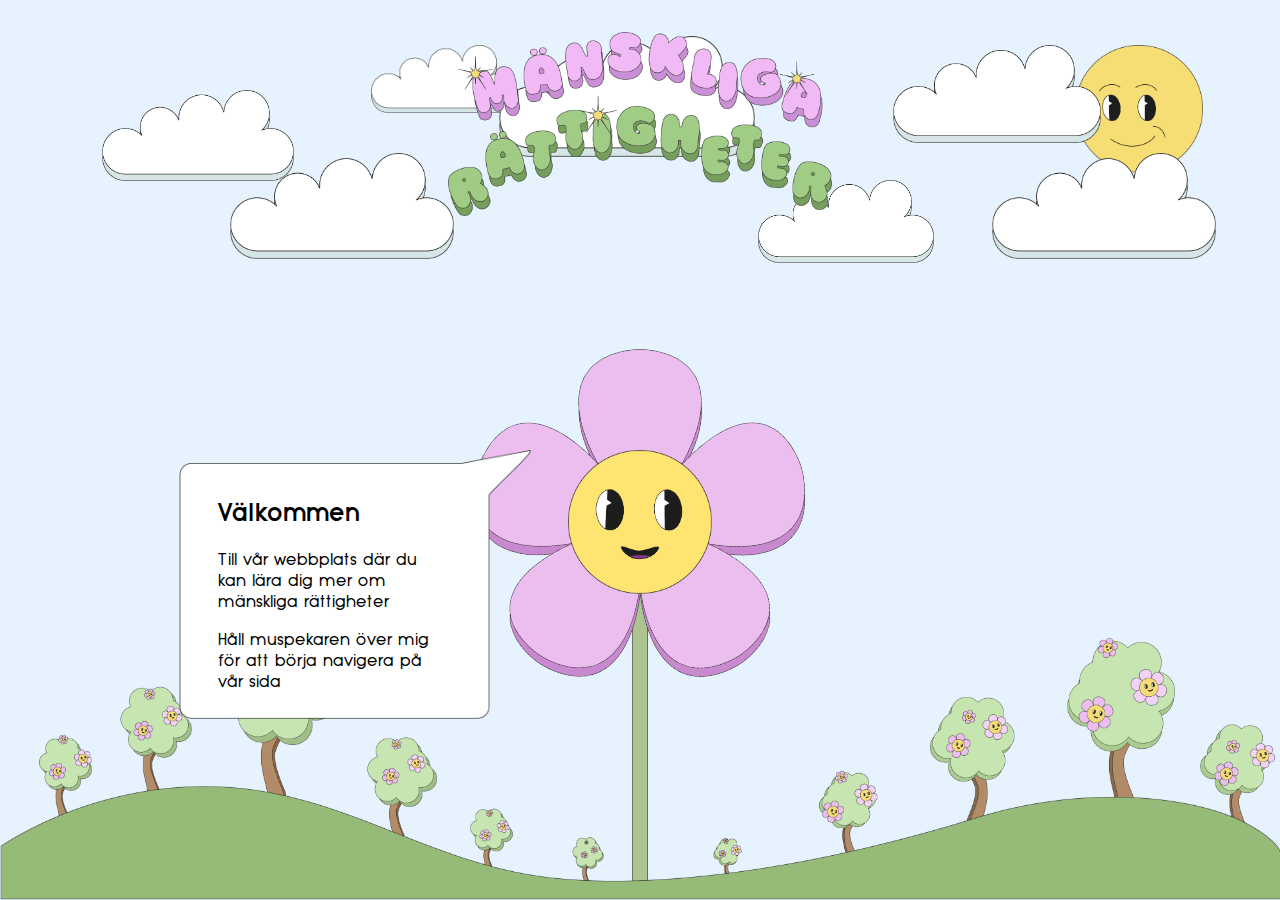
<file: index.html>
<!DOCTYPE html>
<html lang="sv">
<head>
  <meta charset="UTF-8">
  <meta name="viewport" content="width=device-width, initial-scale=1.0">
  <title>mänskliga rättigheter</title>
  <link rel="stylesheet" type="text/css" href="mainpage.css">
  <meta name="viewport" content="width=device-width, initial-scale=1.0">
  <link rel="stylesheet" href="Blomma-CSS-JS/blomma.css">
</head>
<body>

  <section id="stamm">
    <img src="assets/själk.png" alt="" id="stammsta">
  </section>

  <img src="assets/faktiskt lägre mark.png" alt="" id="ground">

  <img src="assets/Sol.png" id="sol">

  <img src="assets/cloudnew.png" alt="testing" id="cloud1" class="hidden">
  <img src="assets/cloudnew.png" alt="testing" id="cloud2" class="hidden">
  <img src="assets/cloudnew.png" alt="testing" id="cloud3" class="hidden">
  <img src="assets/cloudnew.png" alt="testing" id="cloud4" class="hidden">
  <img src="assets/cloudnew.png" alt="testing" id="cloud5" class="hidden">
  <img src="assets/cloudnew.png" alt="testing" id="cloud6" class="hidden">
  <img src="assets/cloudnew.png" alt="testing" id="cloud7" class="hidden">

  <img src="assets/Pratbubbla.png" id="Pratbubbla">

  <div id="blommtext">
    <h2 id="mainblommtext1">Välkommen</h2>
    <p id="blommtext1">Till vår webbplats där du kan lära dig mer om mänskliga rättigheter</p>
    <p id="blommtext2">Håll muspekaren över mig för att börja navigera på vår sida</p>
  </div>


  <main>
    

    <div id="texts">

      <div class="content">
        <img src="assets/Mänskliga Rättigheter.png" alt="MänskligaRättigheter" id="ManskligaRattighetertxt">
      </div>
      
      <div class="intro-text">
        <article class="maintext">
          
        </article>
      </div>

    </div>


  <div id="flower">

    <a href="likebehandling.html">
      <section id="bladn1" class="blad">
        <img id="blommbildn1" class="blommbilder blommbilder1" src="bilder/new folder/Likabehandling Blad 2 utan text.png">
        <img id="blommbildn1n2" class="blommbilder blommbilder2" src="bilder/new folder/Likabehandling Blad 2.png">
      </section>
    </a>
    
    <a href="culture.html">
      <section id="bladn2" class="blad">
        <img id="blommbildn2" class="blommbilder blommbilder1" src="bilder/Tomt blad 3.png">
        <img id="blommbildn2n2" class="blommbilder blommbilder2" src="bilder/Kultur & religion blad.png">
      </section>
    </a>

    <a href="work.html">
      <section id="bladn3" class="blad">
        <img id="blommbildn3" class="blommbilder blommbilder1" src="bilder/new folder/Arbetet blad 2 utan text.png">
        <img id="blommbildn3n2" class="blommbilder blommbilder2" src="bilder/new folder/Arbetet blad 2.png">
      </section>
    </a>

    <a href="state.html">
      <section id="bladn4" class="blad">
        <img id="blommbildn4" class="blommbilder blommbilder1" src="bilder/new folder/satetn 2 utan text.png">
        <img id="blommbildn4n2" class="blommbilder blommbilder2" src="bilder/new folder/Staten blad 2.png">
      </section>
    </a>

    <a href="rights.html">
      <section id="bladn5" class="blad">
        <img id="blommbildn5" class="blommbilder blommbilder1" src="bilder/new folder/frihet blad 2 utan text.png">
        <img id="blommbildn5n2" class="blommbilder blommbilder2" src="bilder/new folder/frihet blad 2.png">
      </section>
    </a>
    
    <section id="blommasmitt">
      <img id="blommasmittimg" src="assets/Blomma ansikte.png">
    </section>

    <script src="Blomma-CSS-JS/blomma.js"></script>
  </div>    
  
  </main>

</body>
</html>
</file>
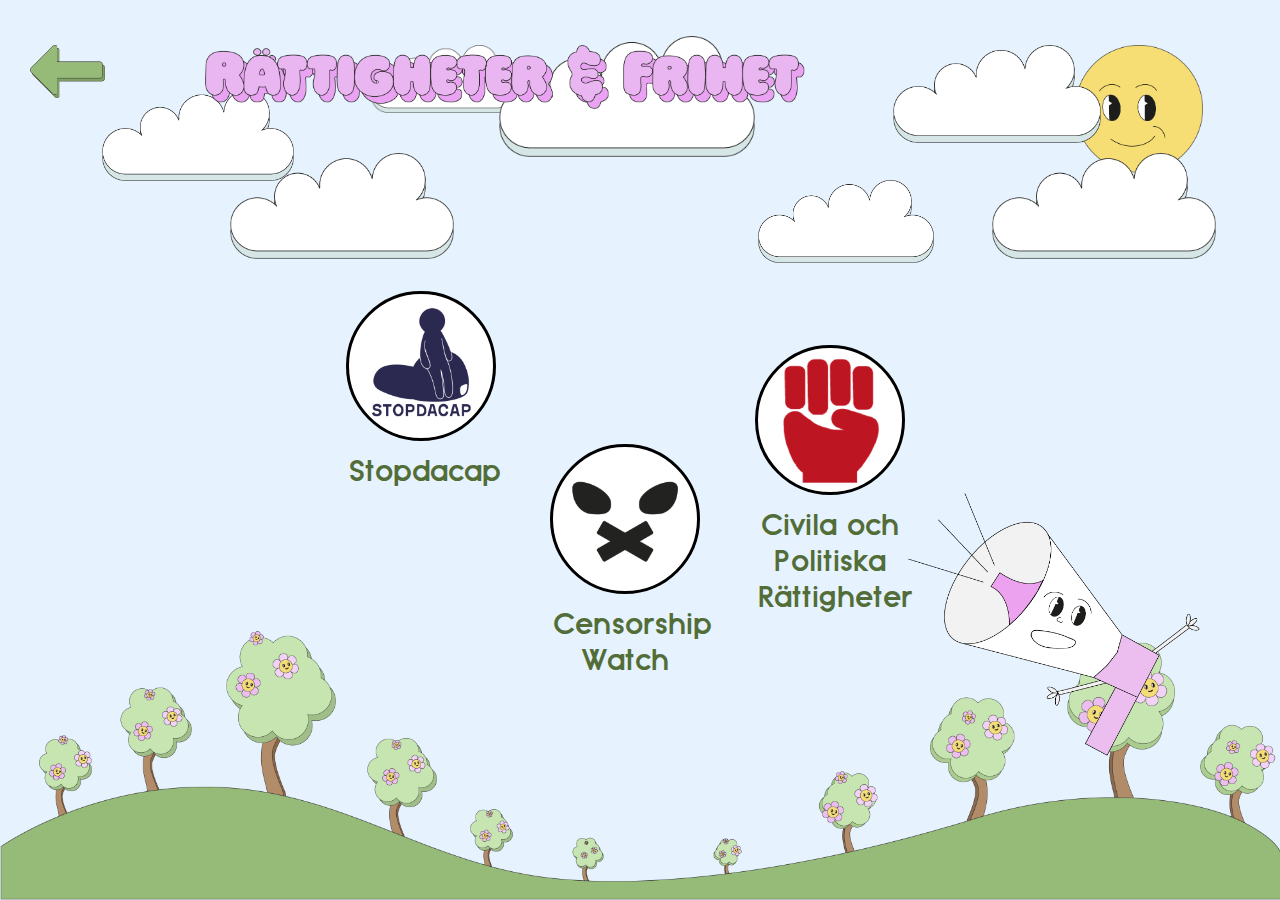
<file: rights.html>
<!DOCTYPE html>
<html lang="sv">
<head>
  <meta charset="UTF-8">
  <meta name="viewport" content="width=device-width">
  <link rel="stylesheet" href="mainpage.css">
  <link rel="stylesheet" href="underkategori.css">
  <title>Document</title>
</head>
<body>

  <img src="assets/lägre mark med blommor och träd.png" alt="" id="ground">

  <img src="assets/Sol.png" id="sol">

  <img src="assets/cloudnew.png" alt="testing" id="cloud1" class="hidden">
  <img src="assets/cloudnew.png" alt="testing" id="cloud2" class="hidden">
  <img src="assets/cloudnew.png" alt="testing" id="cloud3" class="hidden">
  <img src="assets/cloudnew.png" alt="testing" id="cloud4" class="hidden">
  <img src="assets/cloudnew.png" alt="testing" id="cloud5" class="hidden">
  <img src="assets/cloudnew.png" alt="testing" id="cloud6" class="hidden">
  <img src="assets/cloudnew.png" alt="testing" id="cloud7" class="hidden">

  <nav>

    <a href="index.html" class="arrow"><img src="assets/bakåtpil utan crop.png" alt="linkback" width="75rem"></a>

    <div class="category-title">
      <img src="assets/title/Rättigheter & Frihet Rubrik.png" alt="rättigheter" width="600rem">

    </div>

  </nav>

  <main>

    <div class="logo-button-box">

    <div class="logo-box" id="fakenews">
      <a href="01/fakenews.html" class="logo"><img src="assets/logos/philip.png" alt="Yttrandefrihet - fakenews" class="logo-size">
      
      </a>
      <p class="group-name">Stopdacap</p>
    </div>

    <div class="logo-box" id="censor">
      <a href="02/censur.html" class="logo"><img src="assets/logos/censur2.png" alt="Yttrandefrihet - censur" class="logo-size">
      
      </a>
      <p class="group-name">Censorship Watch</p>
    </div>

    <div class="logo-box" id="politics">
      <a href="07/civilpol.html" class="logo"><img src="assets/logos/civilopolitik.png" alt="civila och politiska rättigheter" class="logo-size">
      
      </a>
      <p class="group-name">Civila och Politiska Rättigheter</p>
    </div>


    </div>

    <div class="figure-div">
      <img src="assets/megafongubbe.png" alt="Likebehandling" width="23%" class="figure-up">
    </div>

  </main>
  
</body>
</html>
</file>
<file: mainpage.css>
#background {
  position: absolute;
  z-index: -10;
  max-width: 100%;
  max-height: 100%;
  min-width: 100%;
  min-height: 100%;
  bottom: 0;
}

#ManskligaRattighetertxt {
  width: 30vw;
}

@media only screen and (max-width:1000px) {
  #ManskligaRattighetertxt {
    width: 55vw;
  }
  
  .hidden {
    visibility: hidden;
  }

}

@media only screen and (max-width:600px) {
  #ManskligaRattighetertxt {
    width: 75vw;
  }

}

@font-face {
  font-family: text-font-main;
  src: url(assets/typo-grotesk-font/TypoGrotesk-rqop.ttf);
}

@font-face {
  font-family: text-font;
  src: url(assets/typo-grotesk-font/TypoGroteskBold-2Kxl.ttf);
}

h2{
  font-family: text-font, sans-serif, 'Times New Roman', Times, serif;
  font-size: 25px;
}





.content{
  display: flex;
  justify-content: center;
  padding: 0;
  text-align: center;
  padding-top: 2rem;
}

#texts{
  z-index: 10;
}

body {
  background-color: #e6f3ff;
  margin: 0;
  padding: 0;
  font-family: text-font-main, sans-serif, 'Times New Roman', Times, serif;
}

.intro-text{
  display: flex;
  justify-content: center;
  text-align: center;
  align-items: center;
}

.maintext{
  width: 50%;
}

@keyframes clouding{
  from{
    transform: translateY(0%);
  }

  50%{
    transform: translateY(20%);
  }

  to{
    transform: translateY(0%);
  }
  
}

#cloud1{
  position: absolute;
  top: 10%;
  left: 8%;
  width: 12rem;
  animation: clouding 8s infinite;
}

#cloud2{  
  position: absolute;
  top: 17%;
  left: 18%;
  width: 14rem;
  animation: clouding 13s infinite;
}

#cloud3{
  position: absolute;
  top: 5%;
  left: 29%;
  width: 9rem;
  animation: clouding 11s infinite;
}

#cloud4{
  position: absolute;
  top: 20%;
  right: 27%;
  width: 11rem;
  animation: clouding 7s infinite;
}

#cloud5{
  position: absolute;
  top: 5%;
  right: 14%;
  width: 13rem;
  animation: clouding 13s infinite;
}

#cloud6{
  position: absolute;
  top: 17%;
  right: 5%;
  width: 14rem;
  animation: clouding 11s infinite;
}

#cloud7{
  position: absolute;
  top: 4%;
  right: 41%;
  width: 16rem;
  animation: clouding 11s infinite;
}

.hidden {
  z-index: -8;
}

#ground {
  position: absolute;
  object-fit: cover;
  width: 100vw;
  bottom: 0;
  z-index: -6;
}

#Pratbubbla {
  position: absolute;
  left: 14%;
  top: 50%;
  width: 22rem;
  z-index: 10;
}

#blommtext {
  position: absolute;
  width: 14rem;
  left: 17%;
  top: 53%;
  z-index: 20;
  font-size: 17px;
}


#sol { 
  position: absolute; 
  width: 8rem; 
  right: 6%; 
  top: 5%; 
  z-index: -9; 
}
</file>
<file: Blomma-CSS-JS/blomma.css>
.blad {
  position: absolute;
  left: 50%;
  top: 58%;
  width: 9rem;
  height: 9rem;
  transform-origin: 0% 0%;
}

#blommbildn1n3{
  bottom: 5%;
  right: 5%;
}

.blommbilder {
  height: 100%;
  width: 100%;
  position: absolute;
}

.blommText {
  position: absolute;
  margin: 0;
  top: 45%;
  left: 25%;
  transform: rotate(50deg);
  opacity: 0;
  color: black;
}

#bladn1 {
  transform: rotate(225deg);
}

#bladn2 {
  transform: rotate(297deg);
  z-index: 2;
}

#bladn3 {
  transform: rotate(369deg);
  z-index: 3;
}

#bladn4 {
  transform: rotate(441deg);
  z-index: 3;
}

#bladn5 {
  transform: rotate(513deg);
  z-index: 2;
}


#blommasmitt {
  position: absolute;
  width: 9rem;
  height: 9rem;
  left: calc(50% - 4.5rem);
  top: calc(58% - 4.5rem);
  z-index: 5;
}

#blommasmittimg {
  position: absolute;
  width: 100%;
  height: 100%;
}

body {
  height: 100vh;
}

#blommbildn1n2 {
  opacity: 0;
}

#blommbildn2n2 {
  opacity: 0;
}

#blommbildn3n2 {
  opacity: 0;
}

#blommbildn4n2 {
  opacity: 0;
}

#blommbildn5n2 {
  opacity: 0;
}


#stamm {
  position: absolute;
  left: calc(50% - 0.5rem);
  height: 44%;
  top: 55%;
  z-index: -6;
}

#stammsta {
  object-fit: cover;
  width: 1rem;
  height: 100%;
}
</file>
<file: underkategori.css>
@media only screen and (width < 1300px ){

  .figure{
    display: none;
  }
}

body{
  background-color: #e6f3ff;
  margin: 0;
  padding: 0;
  font-family: text-font,'Times New Roman', Times, serif;
  font-size: 30px;
  color: #526d37;
}

@font-face {
  font-family: text-font;
  src: url(assets/typo-grotesk-font/TypoGroteskBold-2Kxl.ttf);
}

nav{
  display: flex;
  flex-direction: row;
  justify-content: flex-start;
  padding: 1em;
  margin-top: 0.5em;
}

.logo-button-box{
  position:relative;
}

.logo-box{
  background-color: white;
  height: 9rem;
  width: 9rem; 
  border-radius: 100000px;
  border: solid black;
  padding: 0;
  margin: 0;
  text-align: center;
}

.logo{
  display: flex;
  justify-content: center;
  align-items: center;
  margin: 0;
}

.figure{
  position: absolute;
  bottom: 0;
  right: 0;
  margin-right: 5rem;
  margin-bottom: 3rem;
}

.figure-up{
  position: absolute;
  bottom: 0;
  right: 0;
  margin-right: 5rem;
  margin-bottom: 9rem;
}

.category-title{
  margin-left: 100px;
}

.logo-box:hover{
  cursor: pointer;
  scale: 1.1;
  transition:0.2s ease-in-out;
}

.group-name{
  margin-top: 0.5em;
  padding: 0;
}

#background {
  position: absolute;
  z-index: -10;
  max-width: 100%;
  max-height: 100%;
  min-width: 100%;
  min-height: 100%;
}

#treatment1{
  position: absolute;
  top: 16vh;
  left: 27vw;
}

#treatment2{
  position: absolute;
  top: 33vh;
  left: 43vw;
}

#law{
  position: absolute;
  top: 22vh;
  left: 59vw;
}

#culture{
  position: absolute;
  top: 27vh;
  left: 33vw;
}

#religion{
  position: absolute;
  top: 30vh;
  left: 51vw;
}

#fakenews{
  position: absolute;
  top: 16vh;
  left: 27vw;
}

#censor{
  position: absolute;
  top: 33vh;
  left: 43vw;
}

#politics{
  position: absolute;
  top: 22vh;
  left: 59vw;
}

#stateprotec{
  position: absolute;
  top: 16vh;
  left: 27vw;
}

#economy{
  position: absolute;
  top: 33vh;
  left: 43vw;
}

#education{
  position: absolute;
  top: 22vh;
  left: 59vw;
}

#workcondition{
  position: absolute;
  top: 25vh;
  left: 27vw;
}

#workcondition2{
  position: absolute;
  top: 43vh;
  left: 46vw;
}

#slavery{
  position: absolute;
  top: 20vh;
  left: 65vw;
}

#workrights{
  position: absolute;
  top: 6vh;
  left: 43vw;
}

.logo-size{
  width: 9rem;
}

#grupp13{
  margin-top: 2.5rem;
  margin-bottom: 2.5rem;
}
</file>
